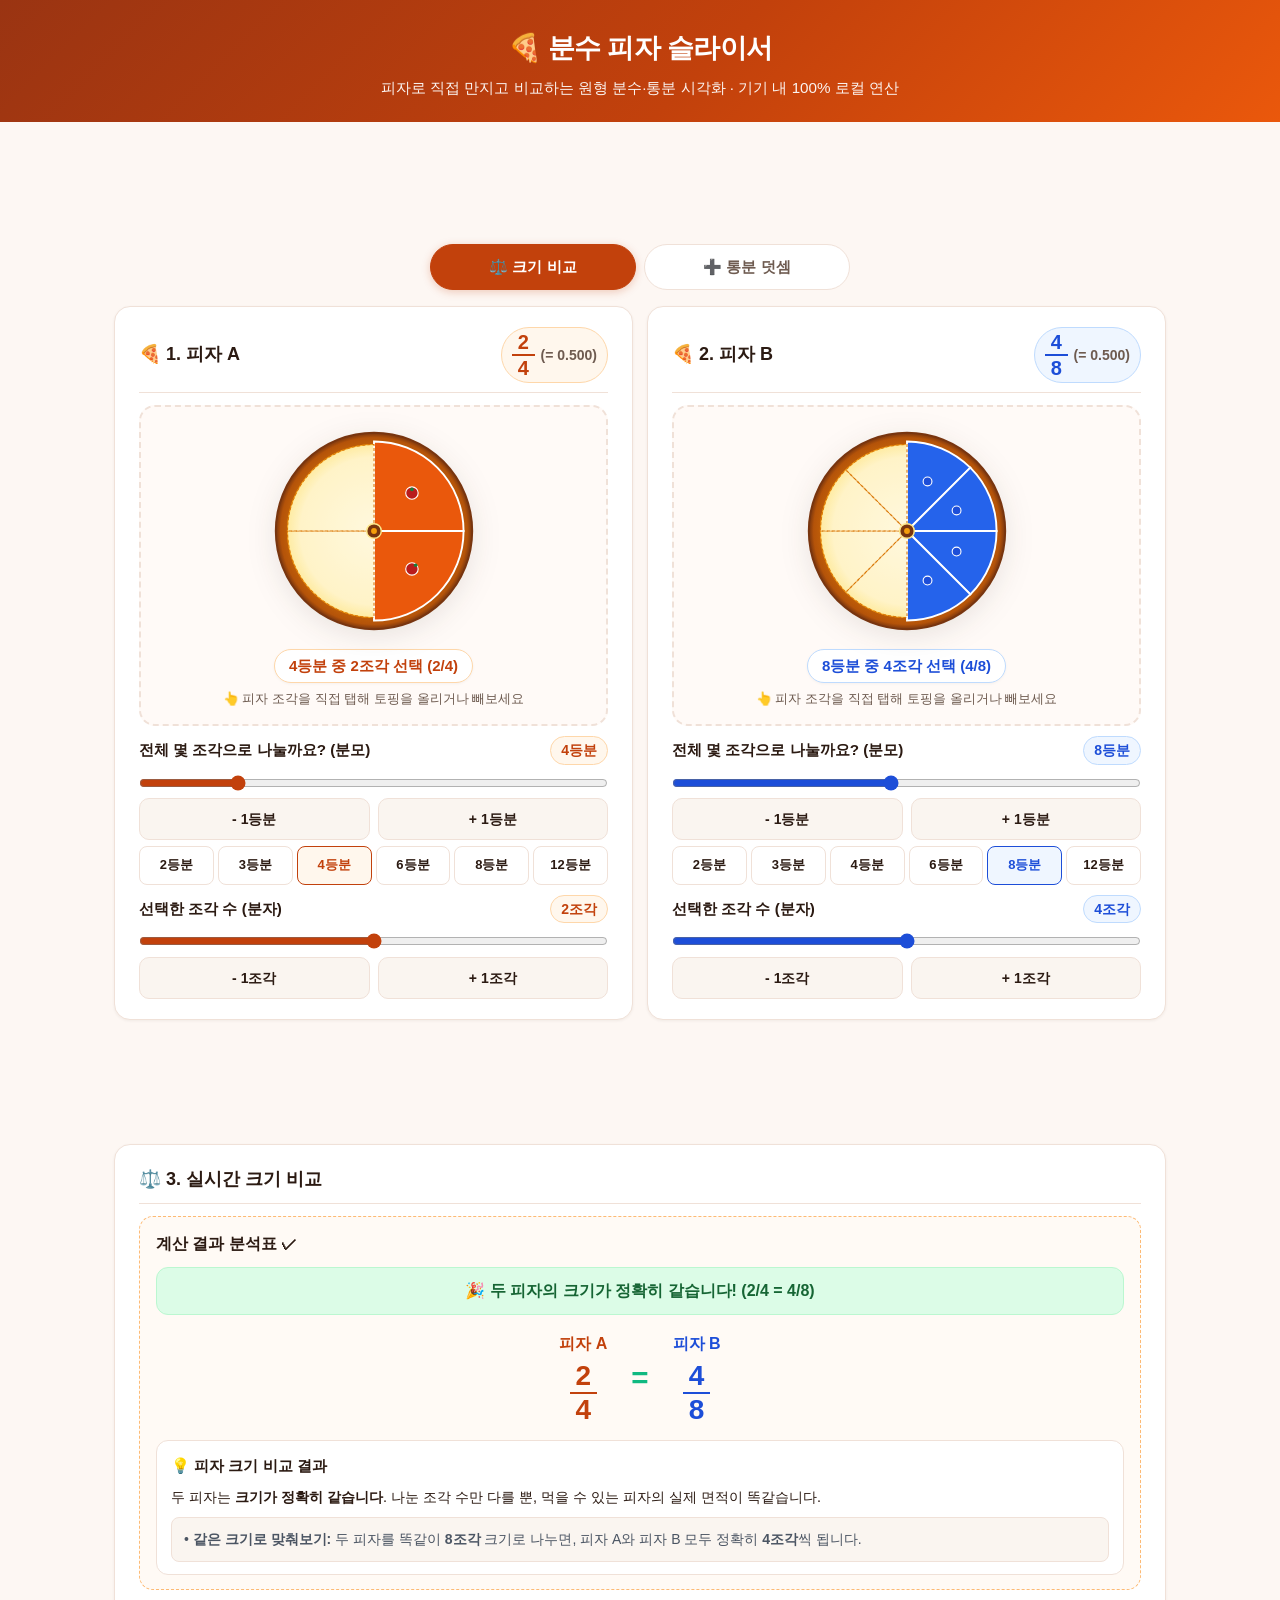
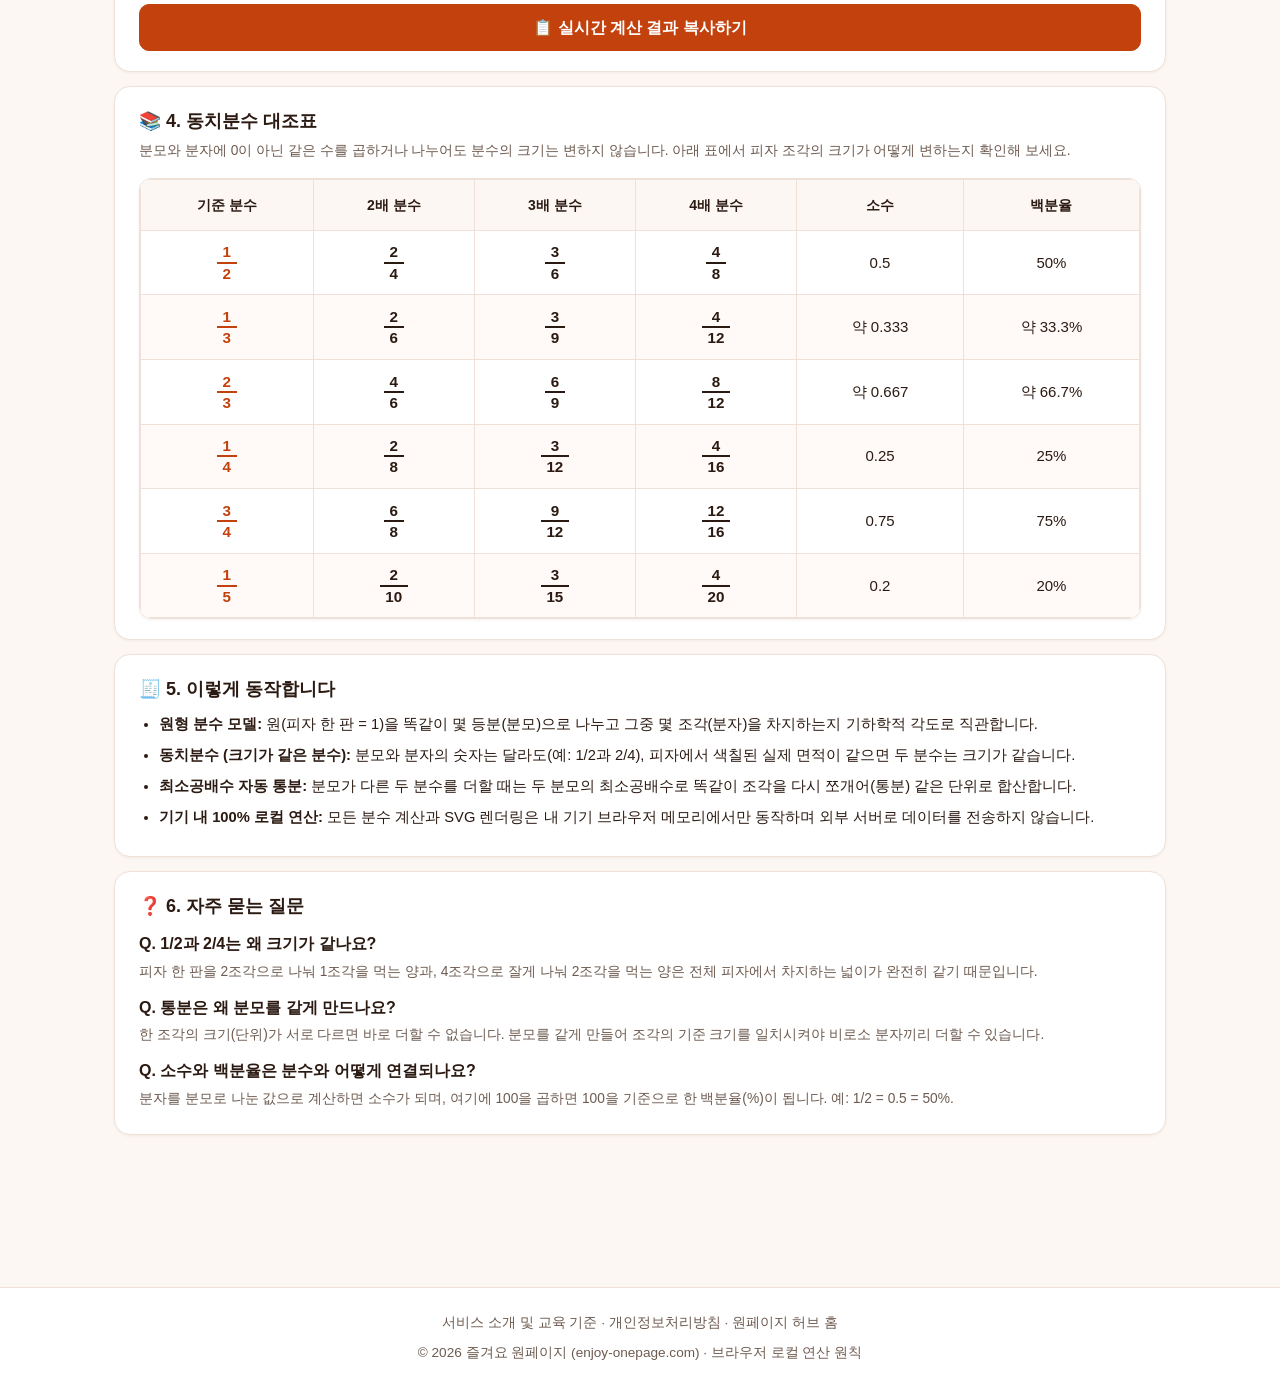
<file: index.html>
<!DOCTYPE html>
<html lang="ko">
<head>
<meta charset="utf-8">
<meta name="viewport" content="width=device-width, initial-scale=1">
<!-- PAGE:HEAD START -->
<title>분수 피자 슬라이서 | 인터랙티브 원형 분수 통분·약분 시각화</title>
<meta name="description" content="피자를 직접 등분하고 조각을 골라 분수의 크기를 직관적으로 비교하고 통분과 덧셈을 시각화하는 초등 에듀테크 도구.">
<meta name="robots" content="index, follow">
<link rel="canonical" href="https://fraction-pizza.enjoy-onepage.com/">
<link rel="alternate" hreflang="ko" href="https://fraction-pizza.enjoy-onepage.com/">
<meta name="theme-color" content="#f97316">
<link rel="icon" href="data:image/svg+xml,<svg xmlns=%22http://www.w3.org/2000/svg%22 viewBox=%220 0 100 100%22><text y=%22.9em%22 font-size=%2290%22>🍕</text></svg>">
<link rel="manifest" href="/manifest.json">
<meta property="og:locale" content="ko_KR">
<meta property="og:type" content="website">
<meta property="og:site_name" content="즐겨요 원페이지">
<meta property="og:title" content="분수 피자 슬라이서 | 인터랙티브 원형 분수 통분·약분 시각화">
<meta property="og:description" content="피자를 직접 등분하고 조각을 골라 분수의 크기를 직관적으로 비교하고 통분과 덧셈을 시각화하는 초등 에듀테크 도구.">
<meta property="og:url" content="https://fraction-pizza.enjoy-onepage.com/">
<meta name="twitter:card" content="summary">
<meta name="twitter:title" content="분수 피자 슬라이서 | 인터랙티브 원형 분수 통분·약분 시각화">
<meta name="twitter:description" content="피자를 직접 등분하고 조각을 골라 분수의 크기를 직관적으로 비교하고 통분과 덧셈을 시각화하는 초등 에듀테크 도구.">
<link rel="alternate" type="application/rss+xml" title="분수 피자 슬라이서 RSS" href="https://fraction-pizza.enjoy-onepage.com/rss.xml">
<link rel="sitemap" type="application/xml" href="https://fraction-pizza.enjoy-onepage.com/sitemap.xml">
<script type="application/ld+json">
{
  "@context": "https://schema.org",
  "@graph": [
    {
      "@type": "WebApplication",
      "@id": "https://fraction-pizza.enjoy-onepage.com/#webapp",
      "name": "분수 피자 슬라이서",
      "url": "https://fraction-pizza.enjoy-onepage.com/",
      "applicationCategory": "EducationalApplication",
      "operatingSystem": "All",
      "inLanguage": "ko",
      "browserRequirements": "Requires JavaScript. Requires HTML5.",
      "description": "피자를 직접 등분하고 조각을 선택하며 진분수, 가분수, 통분, 약분의 원리를 시각적으로 체득하는 인터랙티브 시각화 도구.",
      "offers": { "@type": "Offer", "price": "0", "priceCurrency": "KRW" }
    },
    {
      "@type": "FAQPage",
      "@id": "https://fraction-pizza.enjoy-onepage.com/#faq",
      "mainEntity": [
        {
          "@type": "Question",
          "name": "동치분수(크기가 같은 분수)란 무엇인가요?",
          "acceptedAnswer": {
            "@type": "Answer",
            "text": "분모와 분자의 숫자는 다르지만 실제로 나타내는 양(크기)이 같은 분수를 말합니다. 예를 들어 피자 2조각 중 1조각(1/2)과 4조각 중 2조각(2/4)은 먹는 피자의 양이 완전히 같습니다."
          }
        },
        {
          "@type": "Question",
          "name": "통분은 왜 해야 하나요?",
          "acceptedAnswer": {
            "@type": "Answer",
            "text": "분모가 다른 분수는 한 조각의 크기가 서로 다르기 때문에 바로 더하거나 뺄 수 없습니다. 분모를 같게 만들어 조각의 기준 크기를 일치시키는 과정이 통분입니다."
          }
        },
        {
          "@type": "Question",
          "name": "입력한 데이터가 서버로 전송되나요?",
          "acceptedAnswer": {
            "@type": "Answer",
            "text": "아닙니다. 분수 피자 슬라이서의 모든 기하학적 계산과 시각화는 100% 브라우저 메모리 안에서만 동작하며 외부 서버로 데이터를 일체 전송하지 않습니다."
          }
        }
      ]
    }
  ]
}
</script>
<!-- PAGE:HEAD END -->
<!-- ADSENSE START: loader -->
<script async src="https://pagead2.googlesyndication.com/pagead/js/adsbygoogle.js?client=ca-pub-2228289204702106" crossorigin="anonymous"></script>
<!-- ADSENSE END: loader -->
<link rel="stylesheet" href="style.css?v=3.3">
</head>
<body>

<!-- Header - Kiro Signature Gradient Brand Header -->
<header class="header">
  <h1>🍕 분수 피자 슬라이서</h1>
  <div class="header-sub">피자로 직접 만지고 비교하는 원형 분수·통분 시각화 · 기기 내 100% 로컬 연산</div>
</header>

<main class="wrap">

  <!-- ADSENSE START: top -->
  <div class="ad-box ad-top">
    <ins class="adsbygoogle" style="display:inline-block;width:100%;height:60px" data-ad-client="ca-pub-2228289204702106" data-ad-slot="3824727725" data-ad-format="horizontal" data-full-width-responsive="true"></ins>
    <script>(adsbygoogle = window.adsbygoogle || []).push({});</script>
  </div>
  <!-- ADSENSE END: top -->

  <!-- Mode Selector Tabs -->
  <nav class="mode-tabs" aria-label="학습 모드 선택">
    <button type="button" class="mode-btn active" data-mode="compare">⚖️ 크기 비교</button>
    <button type="button" class="mode-btn" data-mode="addition">➕ 통분 덧셈</button>
  </nav>

  <!-- 2-Column Gold Standard Grid (PC 1:1, Mobile 1-Column) -->
  <div class="grid2">

    <!-- Column 1: Pizza 1 -->
    <section class="card" aria-labelledby="pizza1-title">
      <div class="card-header-row">
        <h2 id="pizza1-title">🍕 1. 피자 A</h2>
        <div class="badge-pill">
          <div class="fraction-display" style="color: var(--accent);">
            <span class="fraction-numerator" id="num-val-1">2</span>
            <span class="fraction-denominator" id="denom-val-1">4</span>
          </div>
          <span class="decimal-value">(= <span id="dec-val-1">0.500</span>)</span>
        </div>
      </div>

      <!-- Wooden Plate Stage -->
      <div class="plate">
        <svg id="pizza-svg-1" class="pizza-svg" viewBox="0 0 300 300" role="img" aria-label="첫 번째 피자 분수 시각화"></svg>
        <div class="plate-status" id="plate-status-1">4등분 중 2조각 선택 (2/4)</div>
        <div class="plate-caption">👆 피자 조각을 직접 탭해 토핑을 올리거나 빼보세요</div>
      </div>

      <!-- Controls -->
      <div class="control-group">
        <div class="control-label-row">
          <span class="lbl">전체 몇 조각으로 나눌까요? (분모)</span>
          <span class="control-badge" id="denom-label-1">4등분</span>
        </div>
        <input type="range" id="slider-denom-1" class="range-slider" min="1" max="16" value="4" aria-label="피자 1 분모 슬라이더">
        <div class="stepper-row" style="margin-bottom: 6px;">
          <button type="button" id="btn-denom-minus-1" class="step-btn">- 1등분</button>
          <button type="button" id="btn-denom-plus-1" class="step-btn">+ 1등분</button>
        </div>
        <div class="quick-chips">
          <button type="button" class="chip-btn" data-pizza="pizza1" data-chip="2">2등분</button>
          <button type="button" class="chip-btn" data-pizza="pizza1" data-chip="3">3등분</button>
          <button type="button" class="chip-btn active" data-pizza="pizza1" data-chip="4">4등분</button>
          <button type="button" class="chip-btn" data-pizza="pizza1" data-chip="6">6등분</button>
          <button type="button" class="chip-btn" data-pizza="pizza1" data-chip="8">8등분</button>
          <button type="button" class="chip-btn" data-pizza="pizza1" data-chip="12">12등분</button>
        </div>
      </div>

      <div class="control-group">
        <div class="control-label-row">
          <span class="lbl">선택한 조각 수 (분자)</span>
          <span class="control-badge" id="num-label-1">2조각</span>
        </div>
        <input type="range" id="slider-num-1" class="range-slider" min="0" max="4" value="2" aria-label="피자 1 분자 슬라이더">
        <div class="stepper-row">
          <button type="button" id="btn-num-minus-1" class="step-btn">- 1조각</button>
          <button type="button" id="btn-num-plus-1" class="step-btn">+ 1조각</button>
        </div>
      </div>
    </section>

    <!-- Column 2: Pizza 2 -->
    <section class="card" aria-labelledby="pizza2-title">
      <div class="card-header-row">
        <h2 id="pizza2-title">🍕 2. 피자 B</h2>
        <div class="badge-pill blue">
          <div class="fraction-display" style="color: var(--accent2);">
            <span class="fraction-numerator" id="num-val-2">4</span>
            <span class="fraction-denominator" id="denom-val-2">8</span>
          </div>
          <span class="decimal-value">(= <span id="dec-val-2">0.500</span>)</span>
        </div>
      </div>

      <!-- Wooden Plate Stage -->
      <div class="plate">
        <svg id="pizza-svg-2" class="pizza-svg" viewBox="0 0 300 300" role="img" aria-label="두 번째 피자 분수 시각화"></svg>
        <div class="plate-status blue" id="plate-status-2">8등분 중 4조각 선택 (4/8)</div>
        <div class="plate-caption">👆 피자 조각을 직접 탭해 토핑을 올리거나 빼보세요</div>
      </div>

      <!-- Controls -->
      <div class="control-group">
        <div class="control-label-row">
          <span class="lbl">전체 몇 조각으로 나눌까요? (분모)</span>
          <span class="control-badge blue" id="denom-label-2">8등분</span>
        </div>
        <input type="range" id="slider-denom-2" class="range-slider blue" min="1" max="16" value="8" aria-label="피자 2 분모 슬라이더">
        <div class="stepper-row" style="margin-bottom: 6px;">
          <button type="button" id="btn-denom-minus-2" class="step-btn">- 1등분</button>
          <button type="button" id="btn-denom-plus-2" class="step-btn">+ 1등분</button>
        </div>
        <div class="quick-chips">
          <button type="button" class="chip-btn blue" data-pizza="pizza2" data-chip="2">2등분</button>
          <button type="button" class="chip-btn blue" data-pizza="pizza2" data-chip="3">3등분</button>
          <button type="button" class="chip-btn blue" data-pizza="pizza2" data-chip="4">4등분</button>
          <button type="button" class="chip-btn blue" data-pizza="pizza2" data-chip="6">6등분</button>
          <button type="button" class="chip-btn blue active" data-pizza="pizza2" data-chip="8">8등분</button>
          <button type="button" class="chip-btn blue" data-pizza="pizza2" data-chip="12">12등분</button>
        </div>
      </div>

      <div class="control-group">
        <div class="control-label-row">
          <span class="lbl">선택한 조각 수 (분자)</span>
          <span class="control-badge blue" id="num-label-2">4조각</span>
        </div>
        <input type="range" id="slider-num-2" class="range-slider blue" min="0" max="8" value="4" aria-label="피자 2 분자 슬라이더">
        <div class="stepper-row">
          <button type="button" id="btn-num-minus-2" class="step-btn">- 1조각</button>
          <button type="button" id="btn-num-plus-2" class="step-btn">+ 1조각</button>
        </div>
      </div>
    </section>

  </div>

  <!-- ADSENSE START: mid -->
  <div class="ad-box ad-mid">
    <ins class="adsbygoogle" style="display:block" data-ad-client="ca-pub-2228289204702106" data-ad-slot="1186914926" data-ad-format="auto" data-full-width-responsive="true"></ins>
    <script>(adsbygoogle = window.adsbygoogle || []).push({});</script>
  </div>
  <!-- ADSENSE END: mid -->

  <!-- Comparison Balance & Interactive Result Section (Kiro Receipt Style) -->
  <section class="card comparison-section" aria-labelledby="comp-title">
    <div class="card-header-row">
      <h2 id="comp-title">⚖️ 3. 실시간 크기 비교</h2>
    </div>

    <div class="receipt">
      <h3>계산 결과 분석표 ✓</h3>
      <div id="balance-verdict" class="balance-verdict verdict-equal">
        두 분수는 크기가 정확히 같습니다! (동치분수: 2/4 = 4/8)
      </div>

      <div class="interactive-balance">
        <div class="balance-side">
          <span style="font-weight: 700; color: var(--accent);">피자 A</span>
          <div class="fraction-display" style="font-size: 1.75rem; color: var(--accent);">
            <span class="fraction-numerator" id="bal-num-1">2</span>
            <span class="fraction-denominator" id="bal-denom-1">4</span>
          </div>
        </div>

        <div id="balance-symbol" class="balance-symbol">=</div>

        <div class="balance-side">
          <span style="font-weight: 700; color: var(--accent2);">피자 B</span>
          <div class="fraction-display" style="font-size: 1.75rem; color: var(--accent2);">
            <span class="fraction-numerator" id="bal-num-2">4</span>
            <span class="fraction-denominator" id="bal-denom-2">8</span>
          </div>
        </div>
      </div>

      <!-- Step-by-Step Educational Explanation Card -->
      <div id="step-content" class="explanation-content">
        통분 원리 로딩 중...
      </div>
    </div>

    <!-- Kiro Standard Result Copy Button -->
    <div style="margin-top: 14px;">
      <button type="button" id="btn-copy-result" class="btn primary" style="width: 100%;">📋 실시간 계산 결과 복사하기</button>
    </div>
  </section>

  <!-- Full Width Detailed Guide & Table Section -->
  <section class="card info-section" aria-labelledby="table-title">
    <h2 id="table-title">📚 4. 동치분수 대조표</h2>
    <p class="hint">분모와 분자에 0이 아닌 같은 수를 곱하거나 나누어도 분수의 크기는 변하지 않습니다. 아래 표에서 피자 조각의 크기가 어떻게 변하는지 확인해 보세요.</p>
    
    <div class="table-responsive">
      <table class="fraction-table">
        <thead>
          <tr>
            <th>기준 분수</th>
            <th>2배 분수</th>
            <th>3배 분수</th>
            <th>4배 분수</th>
            <th>소수</th>
            <th>백분율</th>
          </tr>
        </thead>
        <tbody>
          <tr>
            <td>
              <span class="fraction-display table-fraction">
                <span class="fraction-numerator">1</span>
                <span class="fraction-denominator">2</span>
              </span>
            </td>
            <td>
              <span class="fraction-display table-fraction">
                <span class="fraction-numerator">2</span>
                <span class="fraction-denominator">4</span>
              </span>
            </td>
            <td>
              <span class="fraction-display table-fraction">
                <span class="fraction-numerator">3</span>
                <span class="fraction-denominator">6</span>
              </span>
            </td>
            <td>
              <span class="fraction-display table-fraction">
                <span class="fraction-numerator">4</span>
                <span class="fraction-denominator">8</span>
              </span>
            </td>
            <td>0.5</td>
            <td>50%</td>
          </tr>
          <tr>
            <td>
              <span class="fraction-display table-fraction">
                <span class="fraction-numerator">1</span>
                <span class="fraction-denominator">3</span>
              </span>
            </td>
            <td>
              <span class="fraction-display table-fraction">
                <span class="fraction-numerator">2</span>
                <span class="fraction-denominator">6</span>
              </span>
            </td>
            <td>
              <span class="fraction-display table-fraction">
                <span class="fraction-numerator">3</span>
                <span class="fraction-denominator">9</span>
              </span>
            </td>
            <td>
              <span class="fraction-display table-fraction">
                <span class="fraction-numerator">4</span>
                <span class="fraction-denominator">12</span>
              </span>
            </td>
            <td>약 0.333</td>
            <td>약 33.3%</td>
          </tr>
          <tr>
            <td>
              <span class="fraction-display table-fraction">
                <span class="fraction-numerator">2</span>
                <span class="fraction-denominator">3</span>
              </span>
            </td>
            <td>
              <span class="fraction-display table-fraction">
                <span class="fraction-numerator">4</span>
                <span class="fraction-denominator">6</span>
              </span>
            </td>
            <td>
              <span class="fraction-display table-fraction">
                <span class="fraction-numerator">6</span>
                <span class="fraction-denominator">9</span>
              </span>
            </td>
            <td>
              <span class="fraction-display table-fraction">
                <span class="fraction-numerator">8</span>
                <span class="fraction-denominator">12</span>
              </span>
            </td>
            <td>약 0.667</td>
            <td>약 66.7%</td>
          </tr>
          <tr>
            <td>
              <span class="fraction-display table-fraction">
                <span class="fraction-numerator">1</span>
                <span class="fraction-denominator">4</span>
              </span>
            </td>
            <td>
              <span class="fraction-display table-fraction">
                <span class="fraction-numerator">2</span>
                <span class="fraction-denominator">8</span>
              </span>
            </td>
            <td>
              <span class="fraction-display table-fraction">
                <span class="fraction-numerator">3</span>
                <span class="fraction-denominator">12</span>
              </span>
            </td>
            <td>
              <span class="fraction-display table-fraction">
                <span class="fraction-numerator">4</span>
                <span class="fraction-denominator">16</span>
              </span>
            </td>
            <td>0.25</td>
            <td>25%</td>
          </tr>
          <tr>
            <td>
              <span class="fraction-display table-fraction">
                <span class="fraction-numerator">3</span>
                <span class="fraction-denominator">4</span>
              </span>
            </td>
            <td>
              <span class="fraction-display table-fraction">
                <span class="fraction-numerator">6</span>
                <span class="fraction-denominator">8</span>
              </span>
            </td>
            <td>
              <span class="fraction-display table-fraction">
                <span class="fraction-numerator">9</span>
                <span class="fraction-denominator">12</span>
              </span>
            </td>
            <td>
              <span class="fraction-display table-fraction">
                <span class="fraction-numerator">12</span>
                <span class="fraction-denominator">16</span>
              </span>
            </td>
            <td>0.75</td>
            <td>75%</td>
          </tr>
          <tr>
            <td>
              <span class="fraction-display table-fraction">
                <span class="fraction-numerator">1</span>
                <span class="fraction-denominator">5</span>
              </span>
            </td>
            <td>
              <span class="fraction-display table-fraction">
                <span class="fraction-numerator">2</span>
                <span class="fraction-denominator">10</span>
              </span>
            </td>
            <td>
              <span class="fraction-display table-fraction">
                <span class="fraction-numerator">3</span>
                <span class="fraction-denominator">15</span>
              </span>
            </td>
            <td>
              <span class="fraction-display table-fraction">
                <span class="fraction-numerator">4</span>
                <span class="fraction-denominator">20</span>
              </span>
            </td>
            <td>0.2</td>
            <td>20%</td>
          </tr>
        </tbody>
      </table>
    </div>
  </section>

  <!-- Kiro Signature 'How it works' Section -->
  <section class="card" aria-labelledby="how-title">
    <h2 id="how-title">🧾 5. 이렇게 동작합니다</h2>
    <ul class="rule-list">
      <li><strong>원형 분수 모델:</strong> 원(피자 한 판 = 1)을 똑같이 몇 등분(분모)으로 나누고 그중 몇 조각(분자)을 차지하는지 기하학적 각도로 직관합니다.</li>
      <li><strong>동치분수 (크기가 같은 분수):</strong> 분모와 분자의 숫자는 달라도(예: 1/2과 2/4), 피자에서 색칠된 실제 면적이 같으면 두 분수는 크기가 같습니다.</li>
      <li><strong>최소공배수 자동 통분:</strong> 분모가 다른 두 분수를 더할 때는 두 분모의 최소공배수로 똑같이 조각을 다시 쪼개어(통분) 같은 단위로 합산합니다.</li>
      <li><strong>기기 내 100% 로컬 연산:</strong> 모든 분수 계산과 SVG 렌더링은 내 기기 브라우저 메모리에서만 동작하며 외부 서버로 데이터를 전송하지 않습니다.</li>
    </ul>
  </section>

  <!-- FAQ Section -->
  <section class="card" aria-labelledby="faq-title">
    <h2 id="faq-title">❓ 6. 자주 묻는 질문</h2>
    <div style="margin-top: 10px;">
      <strong style="color: var(--ink);">Q. 1/2과 2/4는 왜 크기가 같나요?</strong>
      <p class="hint" style="margin-bottom: 12px; line-height: 1.6;">피자 한 판을 2조각으로 나눠 1조각을 먹는 양과, 4조각으로 잘게 나눠 2조각을 먹는 양은 전체 피자에서 차지하는 넓이가 완전히 같기 때문입니다.</p>
      
      <strong style="color: var(--ink);">Q. 통분은 왜 분모를 같게 만드나요?</strong>
      <p class="hint" style="margin-bottom: 12px; line-height: 1.6;">한 조각의 크기(단위)가 서로 다르면 바로 더할 수 없습니다. 분모를 같게 만들어 조각의 기준 크기를 일치시켜야 비로소 분자끼리 더할 수 있습니다.</p>
      
      <strong style="color: var(--ink);">Q. 소수와 백분율은 분수와 어떻게 연결되나요?</strong>
      <p class="hint" style="line-height: 1.6;">분자를 분모로 나눈 값으로 계산하면 소수가 되며, 여기에 100을 곱하면 100을 기준으로 한 백분율(%)이 됩니다. 예: 1/2 = 0.5 = 50%.</p>
    </div>
  </section>

  <!-- ADSENSE START: bottom -->
  <div class="ad-box ad-bottom">
    <ins class="adsbygoogle" style="display:block" data-ad-client="ca-pub-2228289204702106" data-ad-slot="3416334507" data-ad-format="auto" data-full-width-responsive="true"></ins>
    <script>(adsbygoogle = window.adsbygoogle || []).push({});</script>
  </div>
  <!-- ADSENSE END: bottom -->

</main>

<div id="toast" class="toast" role="status" aria-live="polite"></div>

<!-- Footer (Kiro Standard Clean Footer) -->
<footer class="footer">
  <div>
    <a href="about.html">서비스 소개 및 교육 기준</a> · 
    <a href="privacy.html">개인정보처리방침</a> · 
    <a href="https://enjoy-onepage.com">원페이지 허브 홈</a>
  </div>
  <div style="margin-top: 8px;">
    &copy; 2026 즐겨요 원페이지 (enjoy-onepage.com) · 브라우저 로컬 연산 원칙
  </div>
</footer>

<script src="app.js?v=3.3"></script>
</body>
</html>
</file>
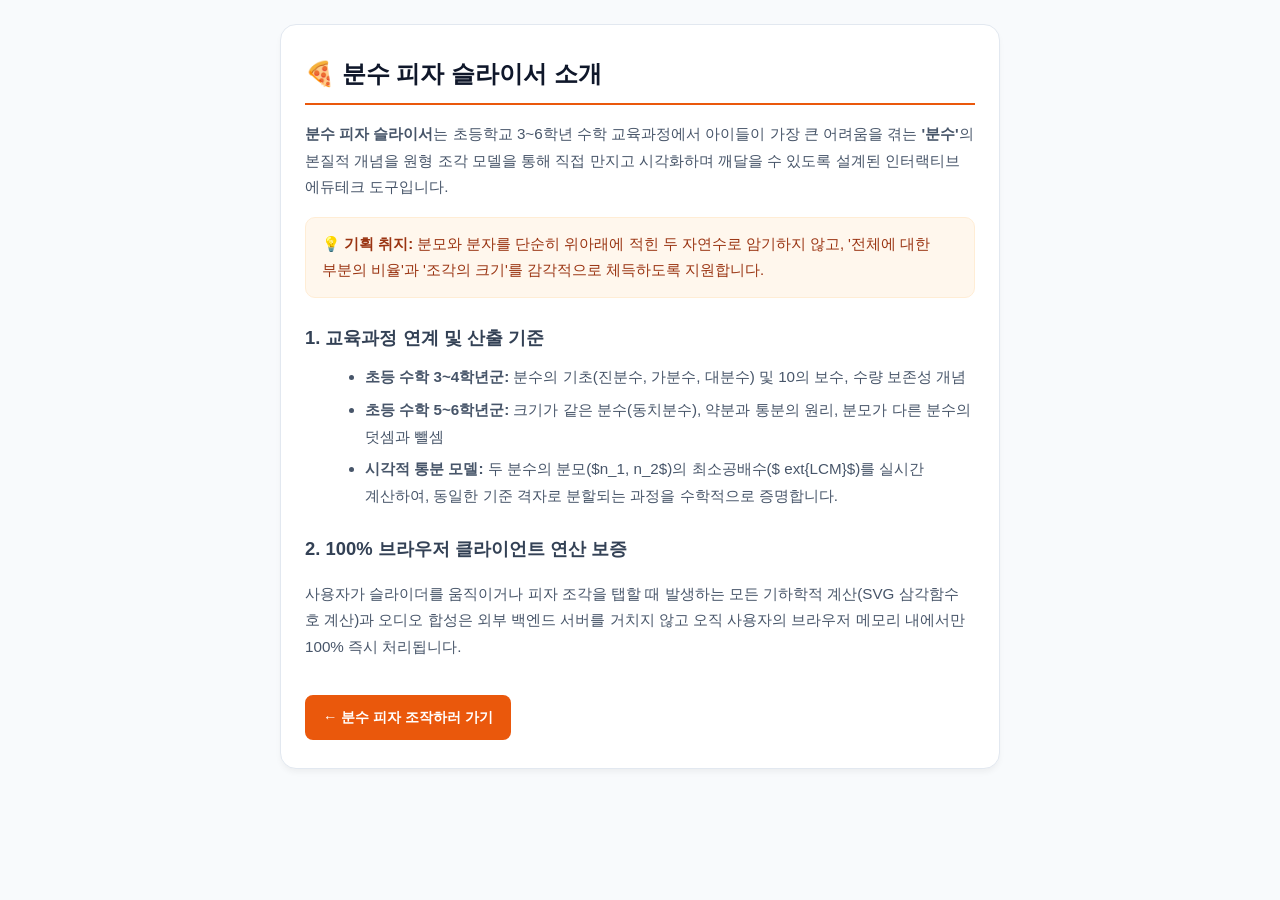
<file: about.html>
<!DOCTYPE html>
<html lang="ko">
<head>
<meta charset="UTF-8">
<meta name="viewport" content="width=device-width, initial-scale=1">
<meta name="robots" content="index, follow">
<title>서비스 소개 및 교육 기준 | 분수 피자 슬라이서</title>
<meta name="description" content="분수 피자 슬라이서의 개발 취지, 초등 수학 교육과정 연계 원리 및 로컬 연산 정책을 소개합니다.">
<link rel="canonical" href="https://fraction-pizza.enjoy-onepage.com/about.html">
<link rel="icon" href="data:image/svg+xml,<svg xmlns=%22http://www.w3.org/2000/svg%22 viewBox=%220 0 100 100%22><text y=%22.9em%22 font-size=%2290%22>🍕</text></svg>">
<style>
:root{--ink:#1e293b;--accent:#ea580c;--line:#e2e8f0;--bg:#f8fafc}
*{box-sizing:border-box}
body{margin:0;padding:24px 16px;background:var(--bg);color:var(--ink);font-family:-apple-system,BlinkMacSystemFont,"Segoe UI",Roboto,sans-serif;line-height:1.75;word-break:keep-all}
.container{max-width:720px;margin:0 auto;background:#fff;border:1px solid var(--line);border-radius:16px;padding:28px 24px;box-shadow:0 4px 6px -1px rgba(0,0,0,0.05)}
h1{font-size:1.5rem;color:#0f172a;margin:0 0 16px;border-bottom:2px solid var(--accent);padding-bottom:8px}
h2{font-size:1.15rem;color:#334155;margin:24px 0 10px}
p{font-size:0.95rem;color:#475569;margin-bottom:14px}
ul{margin:0 0 14px 20px;color:#475569;font-size:0.95rem}
li{margin-bottom:6px}
.highlight-box{background:#fff7ed;border:1px solid #ffedd5;border-radius:10px;padding:14px 16px;margin:16px 0;font-size:0.92rem;color:#9a3412}
.back-btn{display:inline-block;margin-top:20px;padding:10px 18px;border-radius:8px;background:var(--accent);color:#fff;text-decoration:none;font-weight:700;font-size:0.9rem}
.back-btn:hover{background:#c2410c}
</style>
</head>
<body>
<div class="container">
  <h1>🍕 분수 피자 슬라이서 소개</h1>
  
  <p><strong>분수 피자 슬라이서</strong>는 초등학교 3~6학년 수학 교육과정에서 아이들이 가장 큰 어려움을 겪는 <strong>'분수'</strong>의 본질적 개념을 원형 조각 모델을 통해 직접 만지고 시각화하며 깨달을 수 있도록 설계된 인터랙티브 에듀테크 도구입니다.</p>

  <div class="highlight-box">
    <strong>💡 기획 취지:</strong> 분모와 분자를 단순히 위아래에 적힌 두 자연수로 암기하지 않고, '전체에 대한 부분의 비율'과 '조각의 크기'를 감각적으로 체득하도록 지원합니다.
  </div>

  <h2>1. 교육과정 연계 및 산출 기준</h2>
  <ul>
    <li><strong>초등 수학 3~4학년군:</strong> 분수의 기초(진분수, 가분수, 대분수) 및 10의 보수, 수량 보존성 개념</li>
    <li><strong>초등 수학 5~6학년군:</strong> 크기가 같은 분수(동치분수), 약분과 통분의 원리, 분모가 다른 분수의 덧셈과 뺄셈</li>
    <li><strong>시각적 통분 모델:</strong> 두 분수의 분모($n_1, n_2$)의 최소공배수($	ext{LCM}$)를 실시간 계산하여, 동일한 기준 격자로 분할되는 과정을 수학적으로 증명합니다.</li>
  </ul>

  <h2>2. 100% 브라우저 클라이언트 연산 보증</h2>
  <p>사용자가 슬라이더를 움직이거나 피자 조각을 탭할 때 발생하는 모든 기하학적 계산(SVG 삼각함수 호 계산)과 오디오 합성은 외부 백엔드 서버를 거치지 않고 오직 사용자의 브라우저 메모리 내에서만 100% 즉시 처리됩니다.</p>

  <a class="back-btn" href="/">← 분수 피자 조작하러 가기</a>
</div>
</body>
</html>
</file>
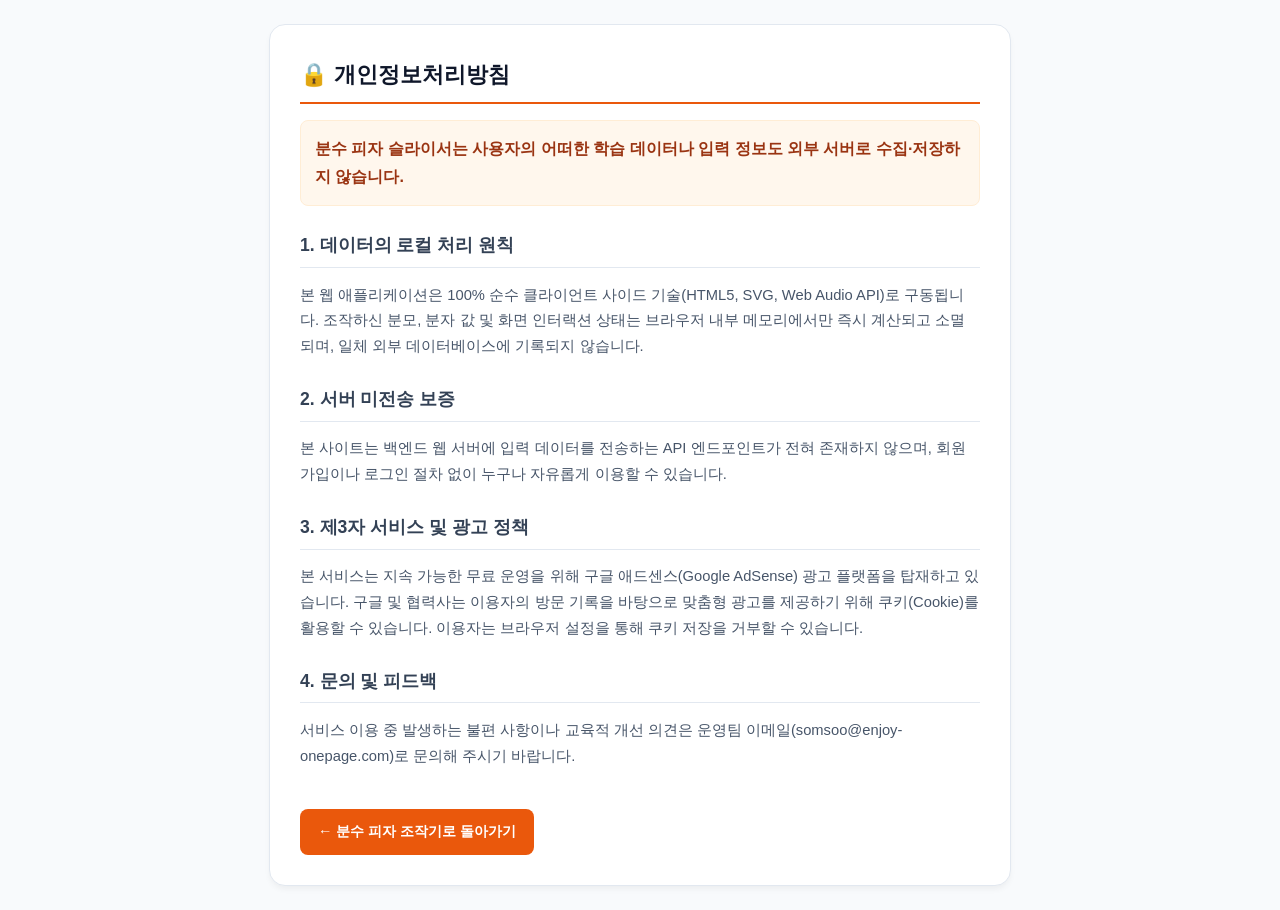
<file: privacy.html>
<!DOCTYPE html>
<html lang="ko">
<head>
<meta charset="UTF-8">
<meta name="viewport" content="width=device-width, initial-scale=1.0">
<meta name="robots" content="index, follow">
<title>개인정보처리방침 | 분수 피자 슬라이서</title>
<meta name="description" content="분수 피자 슬라이서 서비스의 개인정보처리방침입니다. 모든 조작 데이터는 브라우저 내부에서만 동작하며 서버로 전송되지 않습니다.">
<link rel="canonical" href="https://fraction-pizza.enjoy-onepage.com/privacy.html">
<link rel="icon" href="data:image/svg+xml,<svg xmlns=%22http://www.w3.org/2000/svg%22 viewBox=%220 0 100 100%22><text y=%22.9em%22 font-size=%2290%22>🍕</text></svg>">
<style>
:root{--primary:#ea580c;--bg:#f8fafc;--text:#1e293b;--border:#e2e8f0}
body{font-family:-apple-system,BlinkMacSystemFont,"Segoe UI",Roboto,sans-serif;background:var(--bg);color:var(--text);line-height:1.75;padding:24px 16px;margin:0}
.container{max-width:680px;margin:0 auto;background:#fff;padding:30px;border-radius:16px;border:1px solid var(--border);box-shadow:0 4px 6px -1px rgba(0,0,0,0.05)}
h1{font-size:1.4rem;color:#0f172a;margin-top:0;border-bottom:2px solid var(--primary);padding-bottom:8px}
h2{font-size:1.1rem;margin-top:24px;border-bottom:1px solid var(--border);padding-bottom:6px;color:#334155}
p, li{font-size:0.92rem;color:#475569}
.highlight{background:#fff7ed;padding:14px;border-radius:8px;font-weight:bold;color:#9a3412;margin:16px 0;border:1px solid #ffedd5}
.back-btn{display:inline-block;margin-top:25px;padding:10px 18px;background:var(--primary);color:#fff;text-decoration:none;border-radius:8px;font-weight:bold;font-size:0.9rem}
.back-btn:hover{background:#c2410c}
</style>
</head>
<body>
<div class="container">
    <h1>🔒 개인정보처리방침</h1>
    <div class="highlight">
        분수 피자 슬라이서는 사용자의 어떠한 학습 데이터나 입력 정보도 외부 서버로 수집·저장하지 않습니다.
    </div>

    <h2>1. 데이터의 로컬 처리 원칙</h2>
    <p>본 웹 애플리케이션은 100% 순수 클라이언트 사이드 기술(HTML5, SVG, Web Audio API)로 구동됩니다. 조작하신 분모, 분자 값 및 화면 인터랙션 상태는 브라우저 내부 메모리에서만 즉시 계산되고 소멸되며, 일체 외부 데이터베이스에 기록되지 않습니다.</p>

    <h2>2. 서버 미전송 보증</h2>
    <p>본 사이트는 백엔드 웹 서버에 입력 데이터를 전송하는 API 엔드포인트가 전혀 존재하지 않으며, 회원 가입이나 로그인 절차 없이 누구나 자유롭게 이용할 수 있습니다.</p>

    <h2>3. 제3자 서비스 및 광고 정책</h2>
    <p>본 서비스는 지속 가능한 무료 운영을 위해 구글 애드센스(Google AdSense) 광고 플랫폼을 탑재하고 있습니다. 구글 및 협력사는 이용자의 방문 기록을 바탕으로 맞춤형 광고를 제공하기 위해 쿠키(Cookie)를 활용할 수 있습니다. 이용자는 브라우저 설정을 통해 쿠키 저장을 거부할 수 있습니다.</p>

    <h2>4. 문의 및 피드백</h2>
    <p>서비스 이용 중 발생하는 불편 사항이나 교육적 개선 의견은 운영팀 이메일(somsoo@enjoy-onepage.com)로 문의해 주시기 바랍니다.</p>

    <a href="/" class="back-btn">← 분수 피자 조작기로 돌아가기</a>
</div>
</body>
</html>
</file>
<file: style.css>
/* fraction-pizza style.css - Complete Kiro Gold Standard Theme & Visual Engine */
:root {
  --bg: #fdf7f3;        /* Kiro warm ivory page background */
  --card: #ffffff;      /* crisp white card */
  --ink: #2b1a12;       /* deep espresso primary text */
  --muted: #6e5b50;     /* warm muted brownish-gray */
  --accent: #c2410c;    /* baked terracotta / rich pizza orange */
  --accent-hover: #9a3412;
  --accent-light: #fff7ed;
  --accent2: #1d4ed8;   /* royal blue for pizza B */
  --accent2-light: #eff6ff;
  --line: #f0e1d8;      /* soft warm biscuit border */
  --line-strong: #fed7aa;
  --g: #15803d;         /* success green */
  --g-light: #f0fdf4;
  --r: #b91c1c;         /* error / danger red */
  --shadow-sm: 0 1px 3px 0 rgb(43 26 18 / 0.06);
  --shadow-md: 0 4px 6px -1px rgb(43 26 18 / 0.08), 0 2px 4px -2px rgb(43 26 18 / 0.06);
  --radius-sm: 8px;
  --radius-md: 12px;
  --radius-lg: 16px;
  --font-family: -apple-system, BlinkMacSystemFont, "Apple SD Gothic Neo", "Malgun Gothic", "Segoe UI", Roboto, sans-serif;
}

* {
  box-sizing: border-box;
  margin: 0;
  padding: 0;
  -webkit-tap-highlight-color: transparent;
}

html, body {
  margin: 0;
  max-width: 100%;
  overflow-x: hidden;
}

body {
  font-family: var(--font-family);
  background-color: var(--bg);
  color: var(--ink);
  line-height: 1.6;
  min-height: 100vh;
  display: flex;
  flex-direction: column;
  word-break: keep-all;
  overflow-wrap: anywhere;
}

/* Header - Kiro Signature Gradient Brand Header */
.header {
  background: linear-gradient(135deg, #9a3412, #c2410c 55%, #ea580c);
  color: #fff;
  text-align: center;
  padding: 26px 14px 22px;
  box-sizing: border-box;
  width: 100%;
}
.header h1 {
  margin: 0;
  font-size: 1.7rem;
  font-weight: 800;
  letter-spacing: -0.025em;
  display: flex;
  align-items: center;
  justify-content: center;
  gap: 8px;
}
.header-sub {
  opacity: 0.94;
  margin-top: 6px;
  font-size: 0.95rem;
  word-break: keep-all;
}

/* Main Wrap Container (Kiro Standard max-w: 1080px) */
.wrap {
  max-width: 1080px;
  margin: 0 auto;
  padding: 12px 14px 28px;
  width: 100%;
  box-sizing: border-box;
  min-width: 0;
  flex: 1;
}

/* 3-Tier AdSense Box */
.ad-box {
  max-width: 1080px;
  margin: 10px auto;
  padding: 0 14px;
  background: transparent;
  overflow: hidden;
  text-align: center;
  box-sizing: border-box;
  min-height: 60px;
}
.ad-top {
  max-height: 90px !important;
  height: 90px;
  overflow: hidden !important;
}
.ad-top ins, .ad-top ins * {
  max-height: 90px !important;
  overflow: hidden !important;
}
.ad-mid, .ad-bottom {
  min-height: 100px;
}

/* Mode Switch Tabs (Kiro Segmented Pill Style) */
.mode-tabs {
  display: grid;
  grid-template-columns: 1fr 1fr;
  gap: 8px;
  max-width: 420px;
  margin: 10px auto 16px;
  width: 100%;
  box-sizing: border-box;
}
.mode-btn {
  font: inherit;
  font-size: 0.9375rem;
  font-weight: 700;
  padding: 10px 14px;
  border: 1px solid var(--line);
  background: #fff;
  color: var(--muted);
  border-radius: 999px;
  cursor: pointer;
  transition: all 0.15s ease;
  display: flex;
  align-items: center;
  justify-content: center;
  gap: 6px;
  min-height: 44px;
  white-space: nowrap;
}
.mode-btn:hover {
  border-color: var(--accent);
  color: var(--accent);
}
.mode-btn.active {
  background: var(--accent);
  border-color: var(--accent);
  color: #fff;
  box-shadow: 0 2px 8px rgba(194, 65, 12, 0.25);
}

/* 2-Column Gold Standard Grid (PC 1:1, Mobile 1-Column) */
.grid2 {
  display: grid;
  grid-template-columns: 1fr;
  gap: 14px;
  min-width: 0;
  margin-bottom: 14px;
}
@media (min-width: 1024px) {
  .grid2 {
    grid-template-columns: 1fr 1fr;
    align-items: start;
  }
}

/* Card Design */
.card {
  background: var(--card);
  border: 1px solid var(--line);
  border-radius: 16px;
  padding: 14px 18px;
  box-shadow: var(--shadow-sm);
  min-width: 0;
  box-sizing: border-box;
  margin-bottom: 14px;
}
.grid2 .card {
  margin-bottom: 0;
}
@media (min-width: 768px) {
  .card {
    padding: 20px 24px;
  }
}

.card h2 {
  font-size: 1.125rem;
  font-weight: 700;
  margin: 0;
  color: var(--ink);
  white-space: nowrap;
}
.card-header-row {
  display: flex;
  align-items: center;
  justify-content: space-between;
  border-bottom: 1px solid var(--line);
  padding-bottom: 0.6rem;
  margin-bottom: 0.75rem;
}

/* Pizza Plate (Dedicated Wooden Stage with Dashed Rim) */
.plate {
  position: relative;
  display: flex;
  flex-direction: column;
  align-items: center;
  justify-content: center;
  background: #fffaf7;
  border: 2px dashed var(--line);
  border-radius: 16px;
  padding: 14px 10px;
  margin: 8px 0;
  box-sizing: border-box;
}
.plate-caption {
  font-size: 0.8125rem;
  color: var(--muted);
  margin-top: 6px;
  text-align: center;
}
.plate-status {
  margin-top: 8px;
  font-size: 0.9375rem;
  font-weight: 800;
  color: var(--accent);
  background: #fff;
  border: 1.5px solid var(--line-strong);
  padding: 4px 14px;
  border-radius: 999px;
  box-shadow: 0 1px 3px rgba(0,0,0,0.04);
  text-align: center;
  white-space: nowrap;
}
.plate-status.blue {
  color: var(--accent2);
  border-color: #bfdbfe;
}

/* Pizza Visual Stage */
.pizza-svg {
  width: 100%;
  max-width: 220px;
  height: auto;
  aspect-ratio: 1 / 1;
  filter: drop-shadow(0 6px 14px rgba(43, 26, 18, 0.1));
  user-select: none;
  touch-action: none;
}
.slice-path {
  cursor: pointer;
  transition: transform 0.18s cubic-bezier(0.34, 1.56, 0.64, 1), fill 0.18s, stroke 0.18s;
  transform-origin: 150px 150px;
}
.slice-path:hover {
  filter: brightness(1.08);
}
.slice-path.selected {
  transform: scale(1.035);
}

/* Fraction Badge */
.fraction-display {
  display: inline-flex;
  flex-direction: column;
  align-items: center;
  vertical-align: middle;
  font-weight: 800;
  font-size: 1.25rem;
  line-height: 1;
}
.fraction-numerator {
  border-bottom: 2px solid currentColor;
  padding: 0 0.35rem 2px;
  line-height: 1;
  width: 100%;
  text-align: center;
}
.fraction-denominator {
  padding: 2px 0.35rem 0;
  line-height: 1;
  width: 100%;
  text-align: center;
}
.badge-pill {
  display: inline-flex;
  align-items: center;
  gap: 6px;
  padding: 4px 10px;
  border-radius: 999px;
  background: var(--accent-light);
  border: 1px solid var(--line-strong);
}
.badge-pill.blue {
  background: var(--accent2-light);
  border-color: #bfdbfe;
}
.decimal-value {
  font-size: 0.875rem;
  color: var(--muted);
  font-weight: 600;
}

/* Form Labels & Hints (Kiro Standard) */
.control-label-row {
  display: flex;
  align-items: center;
  justify-content: space-between;
  margin: 10px 0 4px;
}
.control-label-row .lbl {
  margin: 0;
}
.control-badge {
  font-size: 0.875rem;
  font-weight: 800;
  color: var(--accent);
  background: var(--accent-light);
  border: 1px solid var(--line-strong);
  padding: 2px 10px;
  border-radius: 999px;
  white-space: nowrap;
}
.control-badge.blue {
  color: var(--accent2);
  background: var(--accent2-light);
  border-color: #bfdbfe;
}
.lbl {
  display: block;
  font-weight: 600;
  margin: 10px 0 4px;
  font-size: 0.95rem;
  color: var(--ink);
}
.hint {
  font-size: 0.86rem;
  color: var(--muted);
  margin: 4px 0;
}

.range-slider {
  width: 100%;
  height: 8px;
  border-radius: 9999px;
  background: #f0e1d8;
  outline: none;
  accent-color: var(--accent);
  cursor: pointer;
  margin: 6px 0;
}
.range-slider.blue {
  accent-color: var(--accent2);
}

/* Quick Denominator Buttons (6-Column Grid) */
.quick-chips {
  display: grid;
  grid-template-columns: repeat(6, 1fr);
  gap: 4px;
  margin-top: 4px;
  width: 100%;
}
.chip-btn {
  font: inherit;
  font-size: 0.8125rem;
  font-weight: 600;
  padding: 8px 2px;
  border: 1px solid var(--line);
  background: #fff;
  color: var(--ink);
  border-radius: 8px;
  cursor: pointer;
  transition: all 0.15s;
  text-align: center;
  white-space: nowrap;
  min-height: 38px;
  display: flex;
  align-items: center;
  justify-content: center;
}
.chip-btn:hover, .chip-btn.active {
  background: var(--accent-light);
  border-color: var(--accent);
  color: var(--accent);
  font-weight: 700;
}
.chip-btn.blue:hover, .chip-btn.blue.active {
  background: var(--accent2-light);
  border-color: var(--accent2);
  color: var(--accent2);
}

/* Stepper Row */
.stepper-row {
  display: grid;
  grid-template-columns: 1fr 1fr;
  gap: 8px;
  margin-top: 4px;
  width: 100%;
}
.step-btn {
  font: inherit;
  font-size: 0.875rem;
  font-weight: 700;
  padding: 8px 12px;
  border: 1px solid var(--line);
  background: #faf5f0;
  color: var(--ink);
  border-radius: 10px;
  cursor: pointer;
  transition: all 0.15s;
  text-align: center;
  white-space: nowrap;
  min-height: 42px;
  display: flex;
  align-items: center;
  justify-content: center;
}
.step-btn:hover {
  background: #f0e1d8;
}
.step-btn:active {
  transform: translateY(1px);
}

/* Kiro's Signature Receipt Box (.receipt) */
.receipt {
  border: 1.5px dashed #fdba74;
  border-radius: 14px;
  padding: 14px 16px;
  margin-top: 10px;
  background: #fffaf5;
  box-sizing: border-box;
}
.receipt h3 {
  font-size: 1rem;
  margin: 0 0 8px;
  color: var(--ink);
  font-weight: 700;
}

.preset-row, .preset-group {
  display: flex;
  align-items: center;
  gap: 8px;
  flex-wrap: wrap;
  margin: 0 0 12px;
}
.preset-lbl {
  font-size: 0.8125rem;
  color: var(--muted);
  font-weight: 600;
  white-space: nowrap;
}
.preset-row .chip-btn, .preset-group .chip-btn {
  padding: 6px 12px;
  min-height: 36px;
  font-size: 0.875rem;
  font-weight: 700;
  white-space: nowrap;
}

.interactive-balance {
  display: flex;
  align-items: center;
  justify-content: center;
  gap: 1.5rem;
  margin: 1rem 0;
  min-width: 0;
}
.balance-side {
  display: flex;
  flex-direction: column;
  align-items: center;
  gap: 0.35rem;
}
.balance-symbol {
  font-size: 1.85rem;
  font-weight: 900;
  color: var(--accent);
}

.balance-verdict {
  padding: 11px 15px;
  border-radius: 12px;
  font-size: 1rem;
  font-weight: 800;
  text-align: center;
  line-height: 1.5;
  word-break: keep-all;
  min-width: 0;
  margin: 10px 0;
}
.verdict-equal {
  background: #dcfce7;
  color: #166534;
  border: 1px solid #bbf7d0;
}
.verdict-diff {
  background: #fef3c7;
  color: #92400e;
  border: 1px solid #fde68a;
}

/* Explanation Content */
.explanation-content {
  font-size: 0.88rem;
  color: #4a362b;
  line-height: 1.7;
  padding: 12px 14px;
  background: #fff;
  border: 1px solid var(--line);
  border-radius: 12px;
  margin-top: 8px;
}
.explanation-box {
  line-height: 1.7;
}
.exp-title {
  font-size: 0.95rem;
  color: var(--ink);
  margin: 0 0 6px;
  font-weight: 700;
}
.exp-desc {
  font-size: 0.9rem;
  color: var(--ink);
  margin: 0 0 8px;
}
.exp-step {
  font-size: 0.875rem;
  color: #4b5563;
  background: #faf5f0;
  border: 1px solid var(--line);
  border-radius: 8px;
  padding: 10px 12px;
  margin-top: 6px;
  line-height: 1.6;
}

/* Responsive Table Container */
.table-responsive {
  width: 100%;
  max-width: 100%;
  overflow-x: auto;
  -webkit-overflow-scrolling: touch;
  margin-top: 1rem;
  border: 1px solid var(--line);
  border-radius: 12px;
  box-shadow: var(--shadow-sm);
  min-width: 0;
}
.fraction-table {
  width: 100%;
  border-collapse: collapse;
  font-size: 0.9375rem;
  background: #ffffff;
}
.fraction-table th, .fraction-table td {
  border: 1px solid var(--line);
  padding: 0.85rem 1rem;
  text-align: center;
  white-space: nowrap;
  vertical-align: middle;
}
.fraction-table th {
  background: #fdf7f3;
  font-weight: 700;
  color: var(--ink);
  font-size: 0.875rem;
}
.fraction-table tbody tr:nth-child(even) {
  background-color: #fffaf7;
}
.fraction-table tbody tr:hover {
  background-color: #fff2e8;
}
.table-fraction {
  font-size: 0.95rem;
  color: var(--ink);
  font-weight: 700;
  display: inline-flex;
}
.fraction-table tbody tr td:first-child .table-fraction {
  color: var(--accent);
  font-weight: 800;
}

/* Kiro Rule Lists */
.rule-list {
  margin: 8px 0 0;
  padding-left: 20px;
  line-height: 1.7;
  font-size: 0.92rem;
  color: var(--ink);
}
.rule-list li {
  margin-bottom: 6px;
}

/* Action Buttons */
.btn {
  font: inherit;
  border: 1px solid var(--line);
  background: #fff;
  color: var(--ink);
  border-radius: 10px;
  padding: 10px 14px;
  cursor: pointer;
  min-height: 44px;
  white-space: nowrap;
  transition: all 0.15s;
  display: inline-flex;
  align-items: center;
  justify-content: center;
  gap: 6px;
  font-weight: 700;
}
.btn:hover {
  background: #fdf7f3;
  border-color: var(--accent);
}
.btn.primary {
  background: var(--accent);
  border-color: var(--accent);
  color: #fff;
}
.btn.primary:hover {
  background: var(--accent-hover);
}

/* Kiro Standard Toast */
.toast {
  position: fixed;
  left: 50%;
  bottom: 24px;
  transform: translateX(-50%);
  background: #2b1a12;
  color: #fff;
  padding: 10px 18px;
  border-radius: 999px;
  font-size: 0.9rem;
  font-weight: 600;
  opacity: 0;
  pointer-events: none;
  transition: opacity 0.2s ease;
  z-index: 999;
  max-width: 90vw;
  white-space: nowrap;
  box-shadow: 0 4px 12px rgba(43, 26, 18, 0.25);
}
.toast.show {
  opacity: 1;
}

/* Footer (Kiro Standard Clean Footer) */
.footer {
  text-align: center;
  font-size: 0.85rem;
  color: var(--muted);
  padding: 24px 14px 32px;
  margin-top: auto;
  border-top: 1px solid var(--line);
  background: #fff;
}
.footer a {
  color: var(--muted);
  text-decoration: none;
}
.footer a:hover {
  color: var(--accent);
  text-decoration: underline;
}

@media (prefers-reduced-motion: reduce) {
  .toast, .slice-path {
    transition: none;
  }
}
</file>
